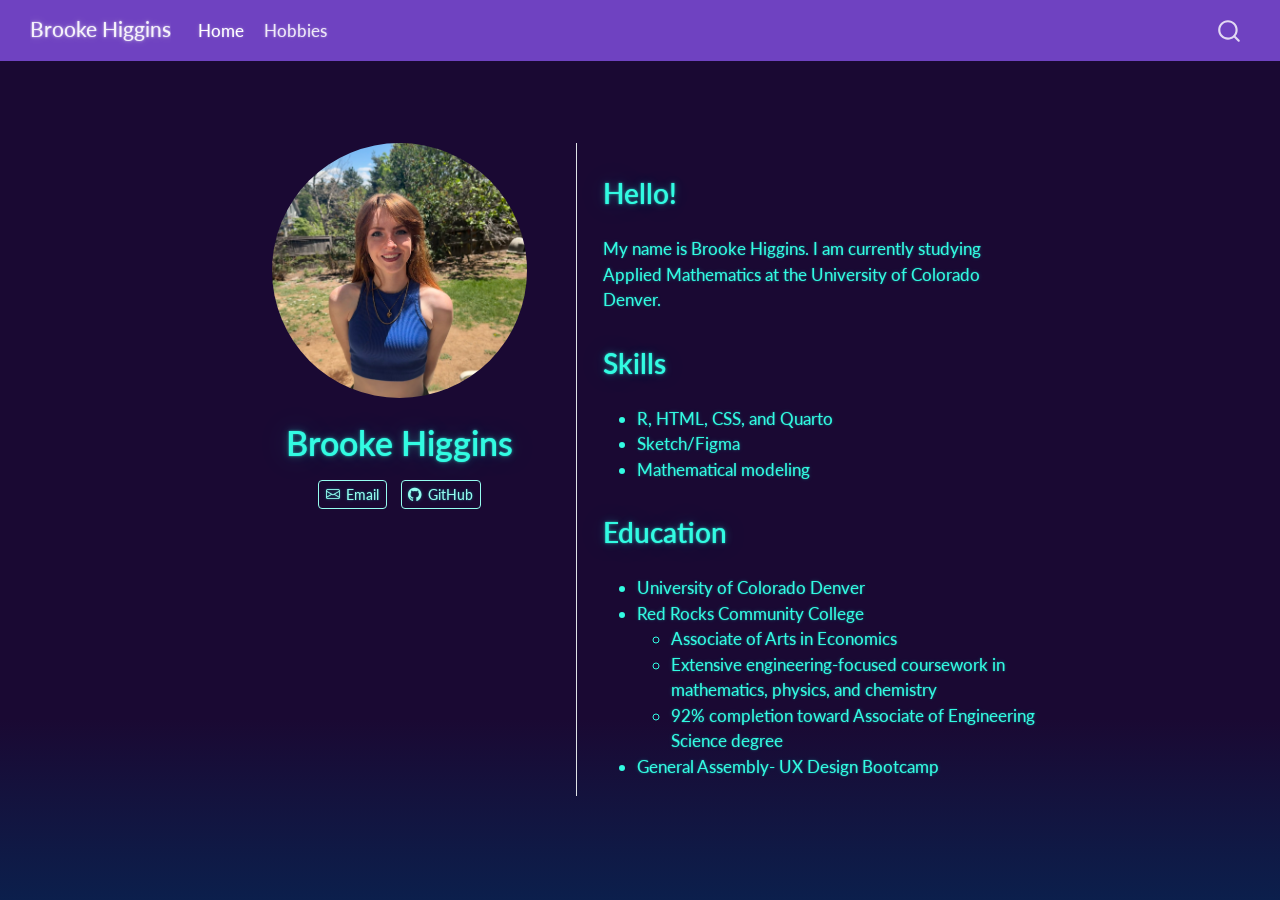
<file: docs/index.html>
<!DOCTYPE html>
<html xmlns="http://www.w3.org/1999/xhtml" lang="en" xml:lang="en"><head>

<meta charset="utf-8">
<meta name="generator" content="quarto-1.10.19">

<meta name="viewport" content="width=device-width, initial-scale=1.0, user-scalable=yes">


<title>Brooke Higgins</title>
<style>
/* Default styles provided by pandoc.
** See https://pandoc.org/MANUAL.html#variables-for-html for config info.
*/
span.smallcaps{font-variant: small-caps;}
div.columns{display: flex; gap: 1.5em;}
div.column{flex: auto;}
@media screen {
div.columns{gap: min(4vw, 1.5em);}
div.column{overflow-x: auto;}
}
div.hanging-indent{margin-left: 1.5em; text-indent: -1.5em;}
ul.task-list{list-style: none;}
ul.task-list li input[type="checkbox"] {
  width: 0.8em;
  margin: 0 0.8em 0.2em -1em; /* quarto-specific, see https://github.com/quarto-dev/quarto-cli/issues/4556 */ 
  vertical-align: middle;
}
</style>


<script src="site_libs/quarto-nav/quarto-nav.js"></script>
<script src="site_libs/quarto-nav/headroom.min.js"></script>
<script src="site_libs/clipboard/clipboard.min.js"></script>
<script src="site_libs/quarto-search/autocomplete.umd.js"></script>
<script src="site_libs/quarto-search/fuse.min.js"></script>
<script src="site_libs/quarto-search/quarto-search.js"></script>
<meta name="quarto:offset" content="./">
<script src="site_libs/quarto-html/quarto.js" type="module"></script>
<script src="site_libs/quarto-html/tabsets/tabsets.js" type="module"></script>
<script src="site_libs/quarto-html/popper.min.js"></script>
<script src="site_libs/quarto-html/tippy.umd.min.js"></script>
<link href="site_libs/quarto-html/tippy.css" rel="stylesheet">
<link href="site_libs/quarto-html/quarto-syntax-highlighting-dark-b626d73c4c936ccc3cb08be7d45d1df6.css" rel="stylesheet" id="quarto-text-highlighting-styles">
<script src="site_libs/bootstrap/bootstrap.min.js"></script>
<link href="site_libs/bootstrap/bootstrap-icons.css" rel="stylesheet">
<link href="site_libs/bootstrap/bootstrap-0ad4ad5ab203f6ba67bea065f1b44ea6.min.css" rel="stylesheet" append-hash="true" id="quarto-bootstrap" data-mode="dark">
<script id="quarto-search-options" type="application/json">{
  "location": "navbar",
  "copy-button": false,
  "collapse-after": 3,
  "panel-placement": "end",
  "type": "overlay",
  "limit": 50,
  "keyboard-shortcut": [
    "f",
    "/",
    "s"
  ],
  "show-item-context": false,
  "language": {
    "search-no-results-text": "No results",
    "search-matching-documents-text": "matching documents",
    "search-copy-link-title": "Copy link to search",
    "search-hide-matches-text": "Hide additional matches",
    "search-more-match-text": "more match in this document",
    "search-more-matches-text": "more matches in this document",
    "search-clear-button-title": "Clear",
    "search-text-placeholder": "",
    "search-detached-cancel-button-title": "Cancel",
    "search-submit-button-title": "Submit",
    "search-label": "Search"
  }
}</script>


<link rel="stylesheet" href="styles.css">
</head>

<body class="nav-fixed fullcontent quarto-light">

<div id="quarto-search-results"></div>
  <header id="quarto-header" class="headroom fixed-top">
    <nav class="navbar navbar-expand-lg " data-bs-theme="dark">
      <div class="navbar-container container-fluid">
      <div class="navbar-brand-container mx-auto">
    <a class="navbar-brand" href="./index.html">
    <span class="navbar-title">Brooke Higgins</span>
    </a>
  </div>
            <div id="quarto-search" class="" title="Search"></div>
          <button class="navbar-toggler" type="button" data-bs-toggle="collapse" data-bs-target="#navbarCollapse" aria-controls="navbarCollapse" role="menu" aria-expanded="false" aria-label="Toggle navigation" onclick="if (window.quartoToggleHeadroom) { window.quartoToggleHeadroom(); }">
  <span class="navbar-toggler-icon"></span>
</button>
          <div class="collapse navbar-collapse" id="navbarCollapse">
            <ul class="navbar-nav navbar-nav-scroll me-auto">
  <li class="nav-item">
    <a class="nav-link active" href="./index.html" aria-current="page"> 
<span class="menu-text">Home</span></a>
  </li>  
  <li class="nav-item">
    <a class="nav-link" href="./hobbies.html"> 
<span class="menu-text">Hobbies</span></a>
  </li>  
</ul>
          </div> <!-- /navcollapse -->
            <div class="quarto-navbar-tools">
</div>
      </div> <!-- /container-fluid -->
    </nav>
</header>
<!-- content -->
<div id="quarto-content" class="quarto-container page-columns page-rows-contents page-layout-article page-navbar">
<!-- sidebar -->
<!-- margin-sidebar -->
    
<!-- main -->
<main class="content" id="quarto-document-content">




<div class="quarto-about-trestles">
  <div class="about-entity">
    <img src="IMG_6328.jpeg" class="about-image
  round " style="height: 15em; width: 15em;">
<header id="title-block-header" class="quarto-title-block default">
<div class="quarto-title">
<h1 class="title">Brooke Higgins</h1>
</div>
<div class="quarto-title-meta">
  </div>
</header>
    <div class="about-links">
  <a href="mailto:brookehiggins.co@gmail.com" class="about-link" rel="" target="">
    <i class="bi bi-envelope"></i>
     <span class="about-link-text">Email</span>
  </a>
  <a href="https://github.com/brookehiggins" class="about-link" rel="" target="">
    <i class="bi bi-github"></i>
     <span class="about-link-text">GitHub</span>
  </a>
</div>
  </div>
  <div class="about-contents"><div id="ppc">
<section id="hello" class="level2">
<h2 data-anchor-id="hello">Hello!</h2>
<p>My name is Brooke Higgins. I am currently studying Applied Mathematics at the University of Colorado Denver.</p>
</section>
<section id="skills" class="level2">
<h2 data-anchor-id="skills">Skills</h2>
<ul>
<li>R, HTML, CSS, and Quarto</li>
<li>Sketch/Figma</li>
<li>Mathematical modeling</li>
</ul>
</section>
<section id="education" class="level2">
<h2 data-anchor-id="education">Education</h2>
<ul>
<li>University of Colorado Denver</li>
<li>Red Rocks Community College
<ul>
<li>Associate of Arts in Economics</li>
<li>Extensive engineering-focused coursework in mathematics, physics, and chemistry</li>
<li>92% completion toward Associate of Engineering Science degree</li>
</ul></li>
<li>General Assembly- UX Design Bootcamp</li>
</ul>
</section>
</div></div>
</div>





</main> <!-- /main -->
<script id="quarto-html-after-body" type="application/javascript">
  window.document.addEventListener("DOMContentLoaded", function (event) {
    const isCodeAnnotation = (el) => {
      for (const clz of el.classList) {
        if (clz.startsWith('code-annotation-')) {                     
          return true;
        }
      }
      return false;
    }
    const onCopySuccess = function(e) {
      // button target
      const button = e.trigger;
      // don't keep focus
      button.blur();
      // flash "checked"
      button.classList.add('code-copy-button-checked');
      var currentTitle = button.getAttribute("title");
      button.setAttribute("title", "Copied!");
      let tooltip;
      if (window.bootstrap) {
        button.setAttribute("data-bs-toggle", "tooltip");
        button.setAttribute("data-bs-placement", "left");
        button.setAttribute("data-bs-title", "Copied!");
        tooltip = new bootstrap.Tooltip(button, 
          { trigger: "manual", 
            customClass: "code-copy-button-tooltip",
            offset: [0, -8]});
        tooltip.show();    
      }
      setTimeout(function() {
        if (tooltip) {
          tooltip.hide();
          button.removeAttribute("data-bs-title");
          button.removeAttribute("data-bs-toggle");
          button.removeAttribute("data-bs-placement");
        }
        button.setAttribute("title", currentTitle);
        button.classList.remove('code-copy-button-checked');
      }, 1000);
      // clear code selection
      e.clearSelection();
    }
    const getTextToCopy = function(trigger) {
      const outerScaffold = trigger.parentElement.cloneNode(true);
      const codeEl = outerScaffold.querySelector('code');
      for (const childEl of codeEl.children) {
        if (isCodeAnnotation(childEl)) {
          childEl.remove();
        }
      }
      return codeEl.innerText;
    }
    const clipboard = new window.ClipboardJS('.code-copy-button:not([data-in-quarto-modal])', {
      text: getTextToCopy
    });
    clipboard.on('success', onCopySuccess);
    if (window.document.getElementById('quarto-embedded-source-code-modal')) {
      const clipboardModal = new window.ClipboardJS('.code-copy-button[data-in-quarto-modal]', {
        text: getTextToCopy,
        container: window.document.getElementById('quarto-embedded-source-code-modal')
      });
      clipboardModal.on('success', onCopySuccess);
    }
      var localhostRegex = new RegExp(/^(?:http|https):\/\/localhost\:?[0-9]*\//);
      var mailtoRegex = new RegExp(/^mailto:/);
        var filterRegex = new RegExp('/' + window.location.host + '/');
      var isInternal = (href) => {
          return filterRegex.test(href) || localhostRegex.test(href) || mailtoRegex.test(href);
      }
      // Inspect non-navigation links and adorn them if external
     var links = window.document.querySelectorAll('a[href]:not(.nav-link):not(.navbar-brand):not(.toc-action):not(.sidebar-link):not(.sidebar-item-toggle):not(.pagination-link):not(.no-external):not([aria-hidden]):not(.dropdown-item):not(.quarto-navigation-tool):not(.about-link)');
      for (var i=0; i<links.length; i++) {
        const link = links[i];
        if (!isInternal(link.href)) {
          // undo the damage that might have been done by quarto-nav.js in the case of
          // links that we want to consider external
          if (link.dataset.originalHref !== undefined) {
            link.href = link.dataset.originalHref;
          }
        }
      }
    function tippyHover(el, contentFn, onTriggerFn, onUntriggerFn) {
      const config = {
        allowHTML: true,
        maxWidth: 500,
        delay: 100,
        arrow: false,
        appendTo: function(el) {
            return el.parentElement;
        },
        interactive: true,
        interactiveBorder: 10,
        theme: 'quarto',
        placement: 'bottom-start',
      };
      if (contentFn) {
        config.content = contentFn;
      }
      if (onTriggerFn) {
        config.onTrigger = onTriggerFn;
      }
      if (onUntriggerFn) {
        config.onUntrigger = onUntriggerFn;
      }
      window.tippy(el, config); 
    }
    const noterefs = window.document.querySelectorAll('a[role="doc-noteref"]');
    for (var i=0; i<noterefs.length; i++) {
      const ref = noterefs[i];
      tippyHover(ref, function() {
        // use id or data attribute instead here
        let href = ref.getAttribute('data-footnote-href') || ref.getAttribute('href');
        try { href = new URL(href).hash; } catch {}
        const id = href.replace(/^#\/?/, "");
        const note = window.document.getElementById(id);
        if (note) {
          return note.innerHTML;
        } else {
          return "";
        }
      });
    }
    const xrefs = window.document.querySelectorAll('a.quarto-xref');
    const processXRef = (id, note) => {
      // Strip column container classes
      const stripColumnClz = (el) => {
        el.classList.remove("page-full", "page-columns");
        if (el.children) {
          for (const child of el.children) {
            stripColumnClz(child);
          }
        }
      }
      stripColumnClz(note)
      if (id === null || id.startsWith('sec-')) {
        // Special case sections, only their first couple elements
        const container = document.createElement("div");
        if (note.children && note.children.length > 2) {
          container.appendChild(note.children[0].cloneNode(true));
          for (let i = 1; i < note.children.length; i++) {
            const child = note.children[i];
            if (child.tagName === "P" && child.innerText === "") {
              continue;
            } else {
              container.appendChild(child.cloneNode(true));
              break;
            }
          }
          if (window.Quarto?.typesetMath) {
            window.Quarto.typesetMath(container);
          }
          return container.innerHTML
        } else {
          if (window.Quarto?.typesetMath) {
            window.Quarto.typesetMath(note);
          }
          return note.innerHTML;
        }
      } else {
        // Remove any anchor links if they are present
        const anchorLink = note.querySelector('a.anchorjs-link');
        if (anchorLink) {
          anchorLink.remove();
        }
        if (window.Quarto?.typesetMath) {
          window.Quarto.typesetMath(note);
        }
        if (note.classList.contains("callout")) {
          return note.outerHTML;
        } else {
          return note.innerHTML;
        }
      }
    }
    for (var i=0; i<xrefs.length; i++) {
      const xref = xrefs[i];
      tippyHover(xref, undefined, function(instance) {
        instance.disable();
        let url = xref.getAttribute('href');
        let hash = undefined; 
        if (url.startsWith('#')) {
          hash = url;
        } else {
          try { hash = new URL(url).hash; } catch {}
        }
        if (hash) {
          const id = hash.replace(/^#\/?/, "");
          const note = window.document.getElementById(id);
          if (note !== null) {
            try {
              const html = processXRef(id, note.cloneNode(true));
              instance.setContent(html);
            } finally {
              instance.enable();
              instance.show();
            }
          } else {
            // See if we can fetch this
            fetch(url.split('#')[0])
            .then(res => res.text())
            .then(html => {
              const parser = new DOMParser();
              const htmlDoc = parser.parseFromString(html, "text/html");
              const note = htmlDoc.getElementById(id);
              if (note !== null) {
                const html = processXRef(id, note);
                instance.setContent(html);
              } 
            }).finally(() => {
              instance.enable();
              instance.show();
            });
          }
        } else {
          // See if we can fetch a full url (with no hash to target)
          // This is a special case and we should probably do some content thinning / targeting
          fetch(url)
          .then(res => res.text())
          .then(html => {
            const parser = new DOMParser();
            const htmlDoc = parser.parseFromString(html, "text/html");
            const note = htmlDoc.querySelector('main.content');
            if (note !== null) {
              // This should only happen for chapter cross references
              // (since there is no id in the URL)
              // remove the first header
              if (note.children.length > 0 && note.children[0].tagName === "HEADER") {
                note.children[0].remove();
              }
              const html = processXRef(null, note);
              instance.setContent(html);
            } 
          }).finally(() => {
            instance.enable();
            instance.show();
          });
        }
      }, function(instance) {
      });
    }
        let selectedAnnoteEl;
        const selectorForAnnotation = ( cell, annotation) => {
          let cellAttr = 'data-code-cell="' + cell + '"';
          let lineAttr = 'data-code-annotation="' +  annotation + '"';
          const selector = 'span[' + cellAttr + '][' + lineAttr + ']';
          return selector;
        }
        const selectCodeLines = (annoteEl) => {
          const doc = window.document;
          const targetCell = annoteEl.getAttribute("data-target-cell");
          const targetAnnotation = annoteEl.getAttribute("data-target-annotation");
          const annoteSpan = window.document.querySelector(selectorForAnnotation(targetCell, targetAnnotation));
          const lines = annoteSpan.getAttribute("data-code-lines").split(",");
          const lineIds = lines.map((line) => {
            return targetCell + "-" + line;
          })
          let top = null;
          let height = null;
          let parent = null;
          if (lineIds.length > 0) {
              //compute the position of the single el (top and bottom and make a div)
              const el = window.document.getElementById(lineIds[0]);
              top = el.offsetTop;
              height = el.offsetHeight;
              parent = el.parentElement.parentElement;
            if (lineIds.length > 1) {
              const lastEl = window.document.getElementById(lineIds[lineIds.length - 1]);
              const bottom = lastEl.offsetTop + lastEl.offsetHeight;
              height = bottom - top;
            }
            if (top !== null && height !== null && parent !== null) {
              // cook up a div (if necessary) and position it 
              let div = window.document.getElementById("code-annotation-line-highlight");
              if (div === null) {
                div = window.document.createElement("div");
                div.setAttribute("id", "code-annotation-line-highlight");
                div.style.position = 'absolute';
                parent.appendChild(div);
              }
              div.style.top = top - 2 + "px";
              div.style.height = height + 4 + "px";
              div.style.left = 0;
              let gutterDiv = window.document.getElementById("code-annotation-line-highlight-gutter");
              if (gutterDiv === null) {
                gutterDiv = window.document.createElement("div");
                gutterDiv.setAttribute("id", "code-annotation-line-highlight-gutter");
                gutterDiv.style.position = 'absolute';
                const codeCell = window.document.getElementById(targetCell);
                const gutter = codeCell.querySelector('.code-annotation-gutter');
                gutter.appendChild(gutterDiv);
              }
              gutterDiv.style.top = top - 2 + "px";
              gutterDiv.style.height = height + 4 + "px";
            }
            selectedAnnoteEl = annoteEl;
          }
        };
        const unselectCodeLines = () => {
          const elementsIds = ["code-annotation-line-highlight", "code-annotation-line-highlight-gutter"];
          elementsIds.forEach((elId) => {
            const div = window.document.getElementById(elId);
            if (div) {
              div.remove();
            }
          });
          selectedAnnoteEl = undefined;
        };
          // Handle positioning of the toggle
      window.addEventListener(
        "resize",
        throttle(() => {
          elRect = undefined;
          if (selectedAnnoteEl) {
            selectCodeLines(selectedAnnoteEl);
          }
        }, 10)
      );
      function throttle(fn, ms) {
      let throttle = false;
      let timer;
        return (...args) => {
          if(!throttle) { // first call gets through
              fn.apply(this, args);
              throttle = true;
          } else { // all the others get throttled
              if(timer) clearTimeout(timer); // cancel #2
              timer = setTimeout(() => {
                fn.apply(this, args);
                timer = throttle = false;
              }, ms);
          }
        };
      }
        // Attach click handler to the DT
        const annoteDls = window.document.querySelectorAll('dt[data-target-cell]');
        for (const annoteDlNode of annoteDls) {
          annoteDlNode.addEventListener('click', (event) => {
            const clickedEl = event.target;
            if (clickedEl !== selectedAnnoteEl) {
              unselectCodeLines();
              const activeEl = window.document.querySelector('dt[data-target-cell].code-annotation-active');
              if (activeEl) {
                activeEl.classList.remove('code-annotation-active');
              }
              selectCodeLines(clickedEl);
              clickedEl.classList.add('code-annotation-active');
            } else {
              // Unselect the line
              unselectCodeLines();
              clickedEl.classList.remove('code-annotation-active');
            }
          });
        }
    const findCites = (el) => {
      const parentEl = el.parentElement;
      if (parentEl) {
        const cites = parentEl.dataset.cites;
        if (cites) {
          return {
            el,
            cites: cites.split(' ')
          };
        } else {
          return findCites(el.parentElement)
        }
      } else {
        return undefined;
      }
    };
    var bibliorefs = window.document.querySelectorAll('a[role="doc-biblioref"]');
    for (var i=0; i<bibliorefs.length; i++) {
      const ref = bibliorefs[i];
      const citeInfo = findCites(ref);
      if (citeInfo) {
        tippyHover(citeInfo.el, function() {
          var popup = window.document.createElement('div');
          citeInfo.cites.forEach(function(cite) {
            var citeDiv = window.document.createElement('div');
            citeDiv.classList.add('hanging-indent');
            citeDiv.classList.add('csl-entry');
            var biblioDiv = window.document.getElementById('ref-' + cite);
            if (biblioDiv) {
              citeDiv.innerHTML = biblioDiv.innerHTML;
            }
            popup.appendChild(citeDiv);
          });
          return popup.innerHTML;
        });
      }
    }
  });
  </script>
</div> <!-- /content -->




</body></html>
</file>
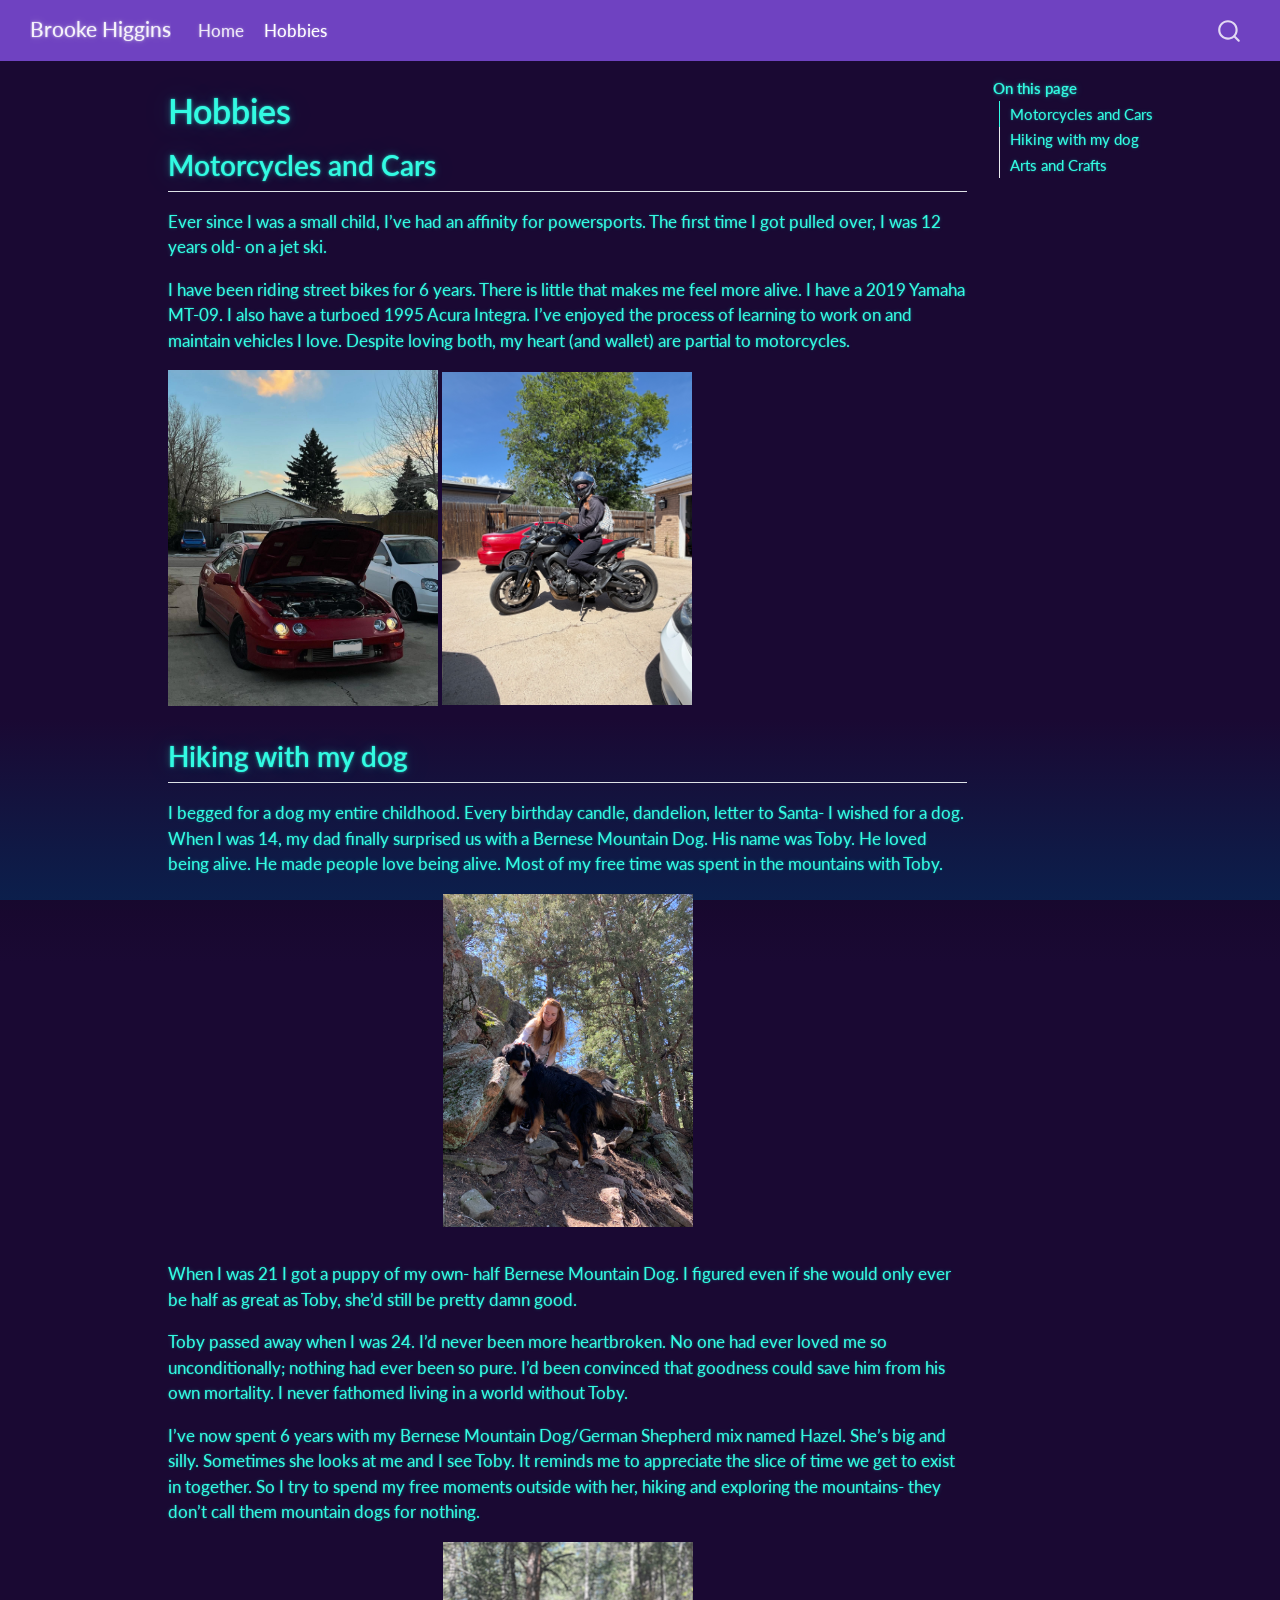
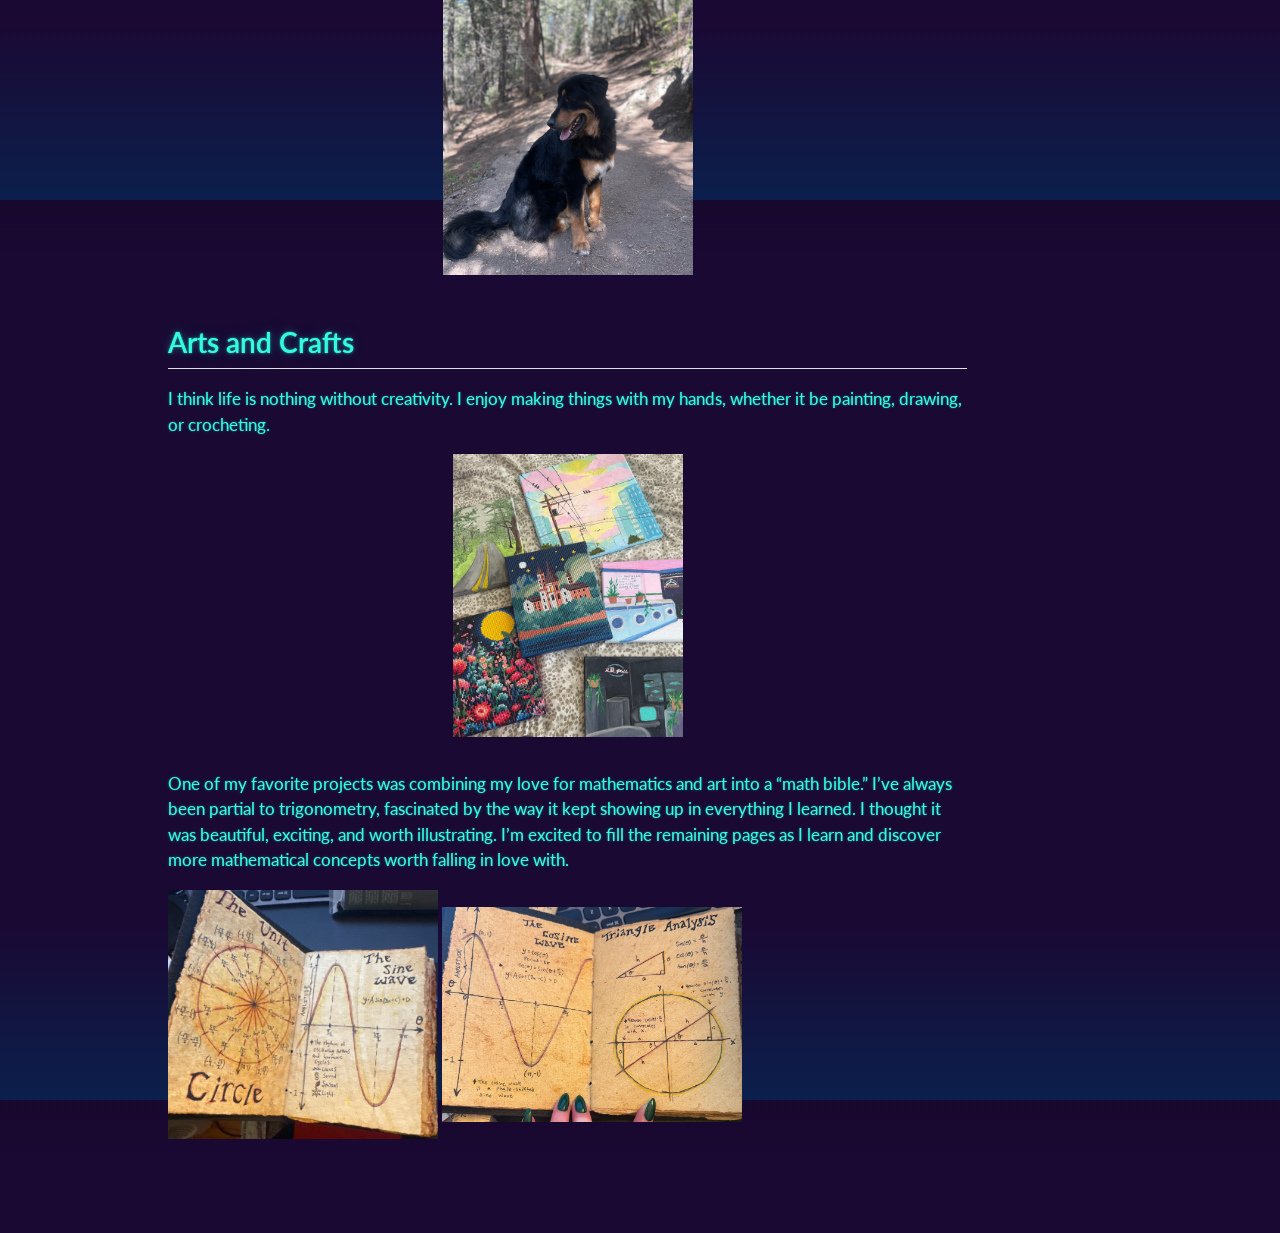
<file: docs/hobbies.html>
<!DOCTYPE html>
<html xmlns="http://www.w3.org/1999/xhtml" lang="en" xml:lang="en"><head>

<meta charset="utf-8">
<meta name="generator" content="quarto-1.10.19">

<meta name="viewport" content="width=device-width, initial-scale=1.0, user-scalable=yes">


<title>Hobbies – Brooke Higgins</title>
<style>
/* Default styles provided by pandoc.
** See https://pandoc.org/MANUAL.html#variables-for-html for config info.
*/
span.smallcaps{font-variant: small-caps;}
div.columns{display: flex; gap: 1.5em;}
div.column{flex: auto;}
@media screen {
div.columns{gap: min(4vw, 1.5em);}
div.column{overflow-x: auto;}
}
div.hanging-indent{margin-left: 1.5em; text-indent: -1.5em;}
ul.task-list{list-style: none;}
ul.task-list li input[type="checkbox"] {
  width: 0.8em;
  margin: 0 0.8em 0.2em -1em; /* quarto-specific, see https://github.com/quarto-dev/quarto-cli/issues/4556 */ 
  vertical-align: middle;
}
</style>


<script src="site_libs/quarto-nav/quarto-nav.js"></script>
<script src="site_libs/quarto-nav/headroom.min.js"></script>
<script src="site_libs/clipboard/clipboard.min.js"></script>
<script src="site_libs/quarto-search/autocomplete.umd.js"></script>
<script src="site_libs/quarto-search/fuse.min.js"></script>
<script src="site_libs/quarto-search/quarto-search.js"></script>
<meta name="quarto:offset" content="./">
<script src="site_libs/quarto-html/quarto.js" type="module"></script>
<script src="site_libs/quarto-html/tabsets/tabsets.js" type="module"></script>
<script src="site_libs/quarto-html/popper.min.js"></script>
<script src="site_libs/quarto-html/tippy.umd.min.js"></script>
<script src="site_libs/quarto-html/anchor.min.js"></script>
<link href="site_libs/quarto-html/tippy.css" rel="stylesheet">
<link href="site_libs/quarto-html/quarto-syntax-highlighting-dark-b626d73c4c936ccc3cb08be7d45d1df6.css" rel="stylesheet" id="quarto-text-highlighting-styles">
<script src="site_libs/bootstrap/bootstrap.min.js"></script>
<link href="site_libs/bootstrap/bootstrap-icons.css" rel="stylesheet">
<link href="site_libs/bootstrap/bootstrap-0ad4ad5ab203f6ba67bea065f1b44ea6.min.css" rel="stylesheet" append-hash="true" id="quarto-bootstrap" data-mode="dark">
<script id="quarto-search-options" type="application/json">{
  "location": "navbar",
  "copy-button": false,
  "collapse-after": 3,
  "panel-placement": "end",
  "type": "overlay",
  "limit": 50,
  "keyboard-shortcut": [
    "f",
    "/",
    "s"
  ],
  "show-item-context": false,
  "language": {
    "search-no-results-text": "No results",
    "search-matching-documents-text": "matching documents",
    "search-copy-link-title": "Copy link to search",
    "search-hide-matches-text": "Hide additional matches",
    "search-more-match-text": "more match in this document",
    "search-more-matches-text": "more matches in this document",
    "search-clear-button-title": "Clear",
    "search-text-placeholder": "",
    "search-detached-cancel-button-title": "Cancel",
    "search-submit-button-title": "Submit",
    "search-label": "Search"
  }
}</script>


<link rel="stylesheet" href="styles.css">
</head>

<body class="nav-fixed quarto-light">

<div id="quarto-search-results"></div>
  <header id="quarto-header" class="headroom fixed-top">
    <nav class="navbar navbar-expand-lg " data-bs-theme="dark">
      <div class="navbar-container container-fluid">
      <div class="navbar-brand-container mx-auto">
    <a class="navbar-brand" href="./index.html">
    <span class="navbar-title">Brooke Higgins</span>
    </a>
  </div>
            <div id="quarto-search" class="" title="Search"></div>
          <button class="navbar-toggler" type="button" data-bs-toggle="collapse" data-bs-target="#navbarCollapse" aria-controls="navbarCollapse" role="menu" aria-expanded="false" aria-label="Toggle navigation" onclick="if (window.quartoToggleHeadroom) { window.quartoToggleHeadroom(); }">
  <span class="navbar-toggler-icon"></span>
</button>
          <div class="collapse navbar-collapse" id="navbarCollapse">
            <ul class="navbar-nav navbar-nav-scroll me-auto">
  <li class="nav-item">
    <a class="nav-link" href="./index.html"> 
<span class="menu-text">Home</span></a>
  </li>  
  <li class="nav-item">
    <a class="nav-link active" href="./hobbies.html" aria-current="page"> 
<span class="menu-text">Hobbies</span></a>
  </li>  
</ul>
          </div> <!-- /navcollapse -->
            <div class="quarto-navbar-tools">
</div>
      </div> <!-- /container-fluid -->
    </nav>
</header>
<!-- content -->
<div id="quarto-content" class="quarto-container page-columns page-rows-contents page-layout-article page-navbar">
<!-- sidebar -->
<!-- margin-sidebar -->
    <div id="quarto-margin-sidebar" class="sidebar margin-sidebar">
        <nav id="TOC" role="doc-toc" class="toc-active">
    <h2 id="toc-title">On this page</h2>
   
  <ul>
  <li><a href="#motorcycles-and-cars" id="toc-motorcycles-and-cars" class="nav-link active" data-scroll-target="#motorcycles-and-cars">Motorcycles and Cars</a></li>
  <li><a href="#hiking-with-my-dog" id="toc-hiking-with-my-dog" class="nav-link" data-scroll-target="#hiking-with-my-dog">Hiking with my dog</a></li>
  <li><a href="#arts-and-crafts" id="toc-arts-and-crafts" class="nav-link" data-scroll-target="#arts-and-crafts">Arts and Crafts</a></li>
  </ul>
</nav>
    </div>
<!-- main -->
<main class="content" id="quarto-document-content">

<header id="title-block-header" class="quarto-title-block default">
<div class="quarto-title">
<h1 class="title">Hobbies</h1>
</div>



<div class="quarto-title-meta">

    
  
    
  </div>
  


</header>


<section id="motorcycles-and-cars" class="level2">
<h2 class="anchored" data-anchor-id="motorcycles-and-cars">Motorcycles and Cars</h2>
<p>Ever since I was a small child, I’ve had an affinity for powersports. The first time I got pulled over, I was 12 years old- on a jet ski.</p>
<p>I have been riding street bikes for 6 years. There is little that makes me feel more alive. I have a 2019 Yamaha MT-09. I also have a turboed 1995 Acura Integra. I’ve enjoyed the process of learning to work on and maintain vehicles I love. Despite loving both, my heart (and wallet) are partial to motorcycles.</p>
<p><img src="integra.jpg" class="img-fluid" width="270" alt="Integra"> <img src="motorcycle.jpeg" class="img-fluid" width="250" alt="MT-09"></p>
</section>
<section id="hiking-with-my-dog" class="level2">
<h2 class="anchored" data-anchor-id="hiking-with-my-dog">Hiking with my dog</h2>
<p>I begged for a dog my entire childhood. Every birthday candle, dandelion, letter to Santa- I wished for a dog. When I was 14, my dad finally surprised us with a Bernese Mountain Dog. His name was Toby. He loved being alive. He made people love being alive. Most of my free time was spent in the mountains with Toby.</p>
<div class="quarto-figure quarto-figure-center">
<figure class="figure">
<p><img src="toby.jpeg" class="img-fluid quarto-figure quarto-figure-center figure-img" width="250"></p>
</figure>
</div>
<p>When I was 21 I got a puppy of my own- half Bernese Mountain Dog. I figured even if she would only ever be half as great as Toby, she’d still be pretty damn good.</p>
<p>Toby passed away when I was 24. I’d never been more heartbroken. No one had ever loved me so unconditionally; nothing had ever been so pure. I’d been convinced that goodness could save him from his own mortality. I never fathomed living in a world without Toby.</p>
<p>I’ve now spent 6 years with my Bernese Mountain Dog/German Shepherd mix named Hazel. She’s big and silly. Sometimes she looks at me and I see Toby. It reminds me to appreciate the slice of time we get to exist in together. So I try to spend my free moments outside with her, hiking and exploring the mountains- they don’t call them mountain dogs for nothing.</p>
<div class="quarto-figure quarto-figure-center">
<figure class="figure">
<p><img src="hazel.jpeg" class="img-fluid quarto-figure quarto-figure-center figure-img" width="250"></p>
</figure>
</div>
</section>
<section id="arts-and-crafts" class="level2">
<h2 class="anchored" data-anchor-id="arts-and-crafts">Arts and Crafts</h2>
<p>I think life is nothing without creativity. I enjoy making things with my hands, whether it be painting, drawing, or crocheting.</p>
<div class="quarto-figure quarto-figure-center">
<figure class="figure">
<p><img src="art.jpeg" class="img-fluid quarto-figure quarto-figure-center figure-img" width="230"></p>
</figure>
</div>
<p>One of my favorite projects was combining my love for mathematics and art into a “math bible.” I’ve always been partial to trigonometry, fascinated by the way it kept showing up in everything I learned. I thought it was beautiful, exciting, and worth illustrating. I’m excited to fill the remaining pages as I learn and discover more mathematical concepts worth falling in love with.</p>
<p><img src="sin.jpeg" class="img-fluid" width="270"> <img src="cos.jpeg" class="img-fluid" width="300"></p>


</section>

</main> <!-- /main -->
<script id="quarto-html-after-body" type="application/javascript">
  window.document.addEventListener("DOMContentLoaded", function (event) {
    const icon = "";
    const anchorJS = new window.AnchorJS();
    anchorJS.options = {
      placement: 'right',
      icon: icon
    };
    anchorJS.add('.anchored');
    const isCodeAnnotation = (el) => {
      for (const clz of el.classList) {
        if (clz.startsWith('code-annotation-')) {                     
          return true;
        }
      }
      return false;
    }
    const onCopySuccess = function(e) {
      // button target
      const button = e.trigger;
      // don't keep focus
      button.blur();
      // flash "checked"
      button.classList.add('code-copy-button-checked');
      var currentTitle = button.getAttribute("title");
      button.setAttribute("title", "Copied!");
      let tooltip;
      if (window.bootstrap) {
        button.setAttribute("data-bs-toggle", "tooltip");
        button.setAttribute("data-bs-placement", "left");
        button.setAttribute("data-bs-title", "Copied!");
        tooltip = new bootstrap.Tooltip(button, 
          { trigger: "manual", 
            customClass: "code-copy-button-tooltip",
            offset: [0, -8]});
        tooltip.show();    
      }
      setTimeout(function() {
        if (tooltip) {
          tooltip.hide();
          button.removeAttribute("data-bs-title");
          button.removeAttribute("data-bs-toggle");
          button.removeAttribute("data-bs-placement");
        }
        button.setAttribute("title", currentTitle);
        button.classList.remove('code-copy-button-checked');
      }, 1000);
      // clear code selection
      e.clearSelection();
    }
    const getTextToCopy = function(trigger) {
      const outerScaffold = trigger.parentElement.cloneNode(true);
      const codeEl = outerScaffold.querySelector('code');
      for (const childEl of codeEl.children) {
        if (isCodeAnnotation(childEl)) {
          childEl.remove();
        }
      }
      return codeEl.innerText;
    }
    const clipboard = new window.ClipboardJS('.code-copy-button:not([data-in-quarto-modal])', {
      text: getTextToCopy
    });
    clipboard.on('success', onCopySuccess);
    if (window.document.getElementById('quarto-embedded-source-code-modal')) {
      const clipboardModal = new window.ClipboardJS('.code-copy-button[data-in-quarto-modal]', {
        text: getTextToCopy,
        container: window.document.getElementById('quarto-embedded-source-code-modal')
      });
      clipboardModal.on('success', onCopySuccess);
    }
      var localhostRegex = new RegExp(/^(?:http|https):\/\/localhost\:?[0-9]*\//);
      var mailtoRegex = new RegExp(/^mailto:/);
        var filterRegex = new RegExp('/' + window.location.host + '/');
      var isInternal = (href) => {
          return filterRegex.test(href) || localhostRegex.test(href) || mailtoRegex.test(href);
      }
      // Inspect non-navigation links and adorn them if external
     var links = window.document.querySelectorAll('a[href]:not(.nav-link):not(.navbar-brand):not(.toc-action):not(.sidebar-link):not(.sidebar-item-toggle):not(.pagination-link):not(.no-external):not([aria-hidden]):not(.dropdown-item):not(.quarto-navigation-tool):not(.about-link)');
      for (var i=0; i<links.length; i++) {
        const link = links[i];
        if (!isInternal(link.href)) {
          // undo the damage that might have been done by quarto-nav.js in the case of
          // links that we want to consider external
          if (link.dataset.originalHref !== undefined) {
            link.href = link.dataset.originalHref;
          }
        }
      }
    function tippyHover(el, contentFn, onTriggerFn, onUntriggerFn) {
      const config = {
        allowHTML: true,
        maxWidth: 500,
        delay: 100,
        arrow: false,
        appendTo: function(el) {
            return el.parentElement;
        },
        interactive: true,
        interactiveBorder: 10,
        theme: 'quarto',
        placement: 'bottom-start',
      };
      if (contentFn) {
        config.content = contentFn;
      }
      if (onTriggerFn) {
        config.onTrigger = onTriggerFn;
      }
      if (onUntriggerFn) {
        config.onUntrigger = onUntriggerFn;
      }
      window.tippy(el, config); 
    }
    const noterefs = window.document.querySelectorAll('a[role="doc-noteref"]');
    for (var i=0; i<noterefs.length; i++) {
      const ref = noterefs[i];
      tippyHover(ref, function() {
        // use id or data attribute instead here
        let href = ref.getAttribute('data-footnote-href') || ref.getAttribute('href');
        try { href = new URL(href).hash; } catch {}
        const id = href.replace(/^#\/?/, "");
        const note = window.document.getElementById(id);
        if (note) {
          return note.innerHTML;
        } else {
          return "";
        }
      });
    }
    const xrefs = window.document.querySelectorAll('a.quarto-xref');
    const processXRef = (id, note) => {
      // Strip column container classes
      const stripColumnClz = (el) => {
        el.classList.remove("page-full", "page-columns");
        if (el.children) {
          for (const child of el.children) {
            stripColumnClz(child);
          }
        }
      }
      stripColumnClz(note)
      if (id === null || id.startsWith('sec-')) {
        // Special case sections, only their first couple elements
        const container = document.createElement("div");
        if (note.children && note.children.length > 2) {
          container.appendChild(note.children[0].cloneNode(true));
          for (let i = 1; i < note.children.length; i++) {
            const child = note.children[i];
            if (child.tagName === "P" && child.innerText === "") {
              continue;
            } else {
              container.appendChild(child.cloneNode(true));
              break;
            }
          }
          if (window.Quarto?.typesetMath) {
            window.Quarto.typesetMath(container);
          }
          return container.innerHTML
        } else {
          if (window.Quarto?.typesetMath) {
            window.Quarto.typesetMath(note);
          }
          return note.innerHTML;
        }
      } else {
        // Remove any anchor links if they are present
        const anchorLink = note.querySelector('a.anchorjs-link');
        if (anchorLink) {
          anchorLink.remove();
        }
        if (window.Quarto?.typesetMath) {
          window.Quarto.typesetMath(note);
        }
        if (note.classList.contains("callout")) {
          return note.outerHTML;
        } else {
          return note.innerHTML;
        }
      }
    }
    for (var i=0; i<xrefs.length; i++) {
      const xref = xrefs[i];
      tippyHover(xref, undefined, function(instance) {
        instance.disable();
        let url = xref.getAttribute('href');
        let hash = undefined; 
        if (url.startsWith('#')) {
          hash = url;
        } else {
          try { hash = new URL(url).hash; } catch {}
        }
        if (hash) {
          const id = hash.replace(/^#\/?/, "");
          const note = window.document.getElementById(id);
          if (note !== null) {
            try {
              const html = processXRef(id, note.cloneNode(true));
              instance.setContent(html);
            } finally {
              instance.enable();
              instance.show();
            }
          } else {
            // See if we can fetch this
            fetch(url.split('#')[0])
            .then(res => res.text())
            .then(html => {
              const parser = new DOMParser();
              const htmlDoc = parser.parseFromString(html, "text/html");
              const note = htmlDoc.getElementById(id);
              if (note !== null) {
                const html = processXRef(id, note);
                instance.setContent(html);
              } 
            }).finally(() => {
              instance.enable();
              instance.show();
            });
          }
        } else {
          // See if we can fetch a full url (with no hash to target)
          // This is a special case and we should probably do some content thinning / targeting
          fetch(url)
          .then(res => res.text())
          .then(html => {
            const parser = new DOMParser();
            const htmlDoc = parser.parseFromString(html, "text/html");
            const note = htmlDoc.querySelector('main.content');
            if (note !== null) {
              // This should only happen for chapter cross references
              // (since there is no id in the URL)
              // remove the first header
              if (note.children.length > 0 && note.children[0].tagName === "HEADER") {
                note.children[0].remove();
              }
              const html = processXRef(null, note);
              instance.setContent(html);
            } 
          }).finally(() => {
            instance.enable();
            instance.show();
          });
        }
      }, function(instance) {
      });
    }
        let selectedAnnoteEl;
        const selectorForAnnotation = ( cell, annotation) => {
          let cellAttr = 'data-code-cell="' + cell + '"';
          let lineAttr = 'data-code-annotation="' +  annotation + '"';
          const selector = 'span[' + cellAttr + '][' + lineAttr + ']';
          return selector;
        }
        const selectCodeLines = (annoteEl) => {
          const doc = window.document;
          const targetCell = annoteEl.getAttribute("data-target-cell");
          const targetAnnotation = annoteEl.getAttribute("data-target-annotation");
          const annoteSpan = window.document.querySelector(selectorForAnnotation(targetCell, targetAnnotation));
          const lines = annoteSpan.getAttribute("data-code-lines").split(",");
          const lineIds = lines.map((line) => {
            return targetCell + "-" + line;
          })
          let top = null;
          let height = null;
          let parent = null;
          if (lineIds.length > 0) {
              //compute the position of the single el (top and bottom and make a div)
              const el = window.document.getElementById(lineIds[0]);
              top = el.offsetTop;
              height = el.offsetHeight;
              parent = el.parentElement.parentElement;
            if (lineIds.length > 1) {
              const lastEl = window.document.getElementById(lineIds[lineIds.length - 1]);
              const bottom = lastEl.offsetTop + lastEl.offsetHeight;
              height = bottom - top;
            }
            if (top !== null && height !== null && parent !== null) {
              // cook up a div (if necessary) and position it 
              let div = window.document.getElementById("code-annotation-line-highlight");
              if (div === null) {
                div = window.document.createElement("div");
                div.setAttribute("id", "code-annotation-line-highlight");
                div.style.position = 'absolute';
                parent.appendChild(div);
              }
              div.style.top = top - 2 + "px";
              div.style.height = height + 4 + "px";
              div.style.left = 0;
              let gutterDiv = window.document.getElementById("code-annotation-line-highlight-gutter");
              if (gutterDiv === null) {
                gutterDiv = window.document.createElement("div");
                gutterDiv.setAttribute("id", "code-annotation-line-highlight-gutter");
                gutterDiv.style.position = 'absolute';
                const codeCell = window.document.getElementById(targetCell);
                const gutter = codeCell.querySelector('.code-annotation-gutter');
                gutter.appendChild(gutterDiv);
              }
              gutterDiv.style.top = top - 2 + "px";
              gutterDiv.style.height = height + 4 + "px";
            }
            selectedAnnoteEl = annoteEl;
          }
        };
        const unselectCodeLines = () => {
          const elementsIds = ["code-annotation-line-highlight", "code-annotation-line-highlight-gutter"];
          elementsIds.forEach((elId) => {
            const div = window.document.getElementById(elId);
            if (div) {
              div.remove();
            }
          });
          selectedAnnoteEl = undefined;
        };
          // Handle positioning of the toggle
      window.addEventListener(
        "resize",
        throttle(() => {
          elRect = undefined;
          if (selectedAnnoteEl) {
            selectCodeLines(selectedAnnoteEl);
          }
        }, 10)
      );
      function throttle(fn, ms) {
      let throttle = false;
      let timer;
        return (...args) => {
          if(!throttle) { // first call gets through
              fn.apply(this, args);
              throttle = true;
          } else { // all the others get throttled
              if(timer) clearTimeout(timer); // cancel #2
              timer = setTimeout(() => {
                fn.apply(this, args);
                timer = throttle = false;
              }, ms);
          }
        };
      }
        // Attach click handler to the DT
        const annoteDls = window.document.querySelectorAll('dt[data-target-cell]');
        for (const annoteDlNode of annoteDls) {
          annoteDlNode.addEventListener('click', (event) => {
            const clickedEl = event.target;
            if (clickedEl !== selectedAnnoteEl) {
              unselectCodeLines();
              const activeEl = window.document.querySelector('dt[data-target-cell].code-annotation-active');
              if (activeEl) {
                activeEl.classList.remove('code-annotation-active');
              }
              selectCodeLines(clickedEl);
              clickedEl.classList.add('code-annotation-active');
            } else {
              // Unselect the line
              unselectCodeLines();
              clickedEl.classList.remove('code-annotation-active');
            }
          });
        }
    const findCites = (el) => {
      const parentEl = el.parentElement;
      if (parentEl) {
        const cites = parentEl.dataset.cites;
        if (cites) {
          return {
            el,
            cites: cites.split(' ')
          };
        } else {
          return findCites(el.parentElement)
        }
      } else {
        return undefined;
      }
    };
    var bibliorefs = window.document.querySelectorAll('a[role="doc-biblioref"]');
    for (var i=0; i<bibliorefs.length; i++) {
      const ref = bibliorefs[i];
      const citeInfo = findCites(ref);
      if (citeInfo) {
        tippyHover(citeInfo.el, function() {
          var popup = window.document.createElement('div');
          citeInfo.cites.forEach(function(cite) {
            var citeDiv = window.document.createElement('div');
            citeDiv.classList.add('hanging-indent');
            citeDiv.classList.add('csl-entry');
            var biblioDiv = window.document.getElementById('ref-' + cite);
            if (biblioDiv) {
              citeDiv.innerHTML = biblioDiv.innerHTML;
            }
            popup.appendChild(citeDiv);
          });
          return popup.innerHTML;
        });
      }
    }
  });
  </script>
</div> <!-- /content -->




</body></html>
</file>
<file: docs/site_libs/quarto-html/tippy.css>
.tippy-box[data-animation=fade][data-state=hidden]{opacity:0}[data-tippy-root]{max-width:calc(100vw - 10px)}.tippy-box{position:relative;background-color:#333;color:#fff;border-radius:4px;font-size:14px;line-height:1.4;white-space:normal;outline:0;transition-property:transform,visibility,opacity}.tippy-box[data-placement^=top]>.tippy-arrow{bottom:0}.tippy-box[data-placement^=top]>.tippy-arrow:before{bottom:-7px;left:0;border-width:8px 8px 0;border-top-color:initial;transform-origin:center top}.tippy-box[data-placement^=bottom]>.tippy-arrow{top:0}.tippy-box[data-placement^=bottom]>.tippy-arrow:before{top:-7px;left:0;border-width:0 8px 8px;border-bottom-color:initial;transform-origin:center bottom}.tippy-box[data-placement^=left]>.tippy-arrow{right:0}.tippy-box[data-placement^=left]>.tippy-arrow:before{border-width:8px 0 8px 8px;border-left-color:initial;right:-7px;transform-origin:center left}.tippy-box[data-placement^=right]>.tippy-arrow{left:0}.tippy-box[data-placement^=right]>.tippy-arrow:before{left:-7px;border-width:8px 8px 8px 0;border-right-color:initial;transform-origin:center right}.tippy-box[data-inertia][data-state=visible]{transition-timing-function:cubic-bezier(.54,1.5,.38,1.11)}.tippy-arrow{width:16px;height:16px;color:#333}.tippy-arrow:before{content:"";position:absolute;border-color:transparent;border-style:solid}.tippy-content{position:relative;padding:5px 9px;z-index:1}
</file>
<file: docs/site_libs/quarto-html/quarto-syntax-highlighting-dark-b626d73c4c936ccc3cb08be7d45d1df6.css>
/* quarto syntax highlight colors */
:root {
  --quarto-hl-al-color: #f07178;
  --quarto-hl-an-color: #d4d0ab;
  --quarto-hl-at-color: #00e0e0;
  --quarto-hl-bn-color: #d4d0ab;
  --quarto-hl-bu-color: #abe338;
  --quarto-hl-ch-color: #abe338;
  --quarto-hl-co-color: #f8f8f2;
  --quarto-hl-cv-color: #ffd700;
  --quarto-hl-cn-color: #ffd700;
  --quarto-hl-cf-color: #ffa07a;
  --quarto-hl-dt-color: #ffa07a;
  --quarto-hl-dv-color: #d4d0ab;
  --quarto-hl-do-color: #f8f8f2;
  --quarto-hl-er-color: #f07178;
  --quarto-hl-ex-color: #00e0e0;
  --quarto-hl-fl-color: #d4d0ab;
  --quarto-hl-fu-color: #ffa07a;
  --quarto-hl-im-color: #abe338;
  --quarto-hl-in-color: #d4d0ab;
  --quarto-hl-kw-color: #ffa07a;
  --quarto-hl-op-color: #ffa07a;
  --quarto-hl-ot-color: #00e0e0;
  --quarto-hl-pp-color: #dcc6e0;
  --quarto-hl-re-color: #00e0e0;
  --quarto-hl-sc-color: #abe338;
  --quarto-hl-ss-color: #abe338;
  --quarto-hl-st-color: #abe338;
  --quarto-hl-va-color: #00e0e0;
  --quarto-hl-vs-color: #abe338;
  --quarto-hl-wa-color: #dcc6e0;
}

/* other quarto variables */
:root {
  --quarto-font-monospace: SFMono-Regular, Menlo, Monaco, Consolas, "Liberation Mono", "Courier New", monospace;
}

/* syntax highlight based on Pandoc's rules */
pre > code.sourceCode > span {
  color: #f8f8f2;
}

code.sourceCode > span {
  color: #f8f8f2;
}

div.sourceCode,
div.sourceCode pre.sourceCode {
  color: #f8f8f2;
}

/* Normal */
code span {
  color: #f8f8f2;
}

/* Alert */
code span.al {
  color: #f07178;
}

/* Annotation */
code span.an {
  color: #d4d0ab;
}

/* Attribute */
code span.at {
  color: #00e0e0;
}

/* BaseN */
code span.bn {
  color: #d4d0ab;
}

/* BuiltIn */
code span.bu {
  color: #abe338;
}

/* ControlFlow */
code span.cf {
  font-weight: bold;
  color: #ffa07a;
}

/* Char */
code span.ch {
  color: #abe338;
}

/* Constant */
code span.cn {
  color: #ffd700;
}

/* Comment */
code span.co {
  font-style: italic;
  color: #f8f8f2;
}

/* CommentVar */
code span.cv {
  color: #ffd700;
}

/* Documentation */
code span.do {
  color: #f8f8f2;
}

/* DataType */
code span.dt {
  color: #ffa07a;
}

/* DecVal */
code span.dv {
  color: #d4d0ab;
}

/* Error */
code span.er {
  color: #f07178;
  text-decoration: underline;
}

/* Extension */
code span.ex {
  font-weight: bold;
  color: #00e0e0;
}

/* Float */
code span.fl {
  color: #d4d0ab;
}

/* Function */
code span.fu {
  color: #ffa07a;
}

/* Import */
code span.im {
  color: #abe338;
}

/* Information */
code span.in {
  color: #d4d0ab;
}

/* Keyword */
code span.kw {
  font-weight: bold;
  color: #ffa07a;
}

/* Operator */
code span.op {
  color: #ffa07a;
}

/* Other */
code span.ot {
  color: #00e0e0;
}

/* Preprocessor */
code span.pp {
  color: #dcc6e0;
}

/* RegionMarker */
code span.re {
  background-color: #f8f8f2;
  color: #00e0e0;
}

/* SpecialChar */
code span.sc {
  color: #abe338;
}

/* SpecialString */
code span.ss {
  color: #abe338;
}

/* String */
code span.st {
  color: #abe338;
}

/* Variable */
code span.va {
  color: #00e0e0;
}

/* VerbatimString */
code span.vs {
  color: #abe338;
}

/* Warning */
code span.wa {
  color: #dcc6e0;
}

.prevent-inlining {
  content: "</";
}

/*# sourceMappingURL=a269c63e8167c3ae395728e86feb0848.css.map */
</file>
<file: docs/styles.css>
/* css styles */
</file>
